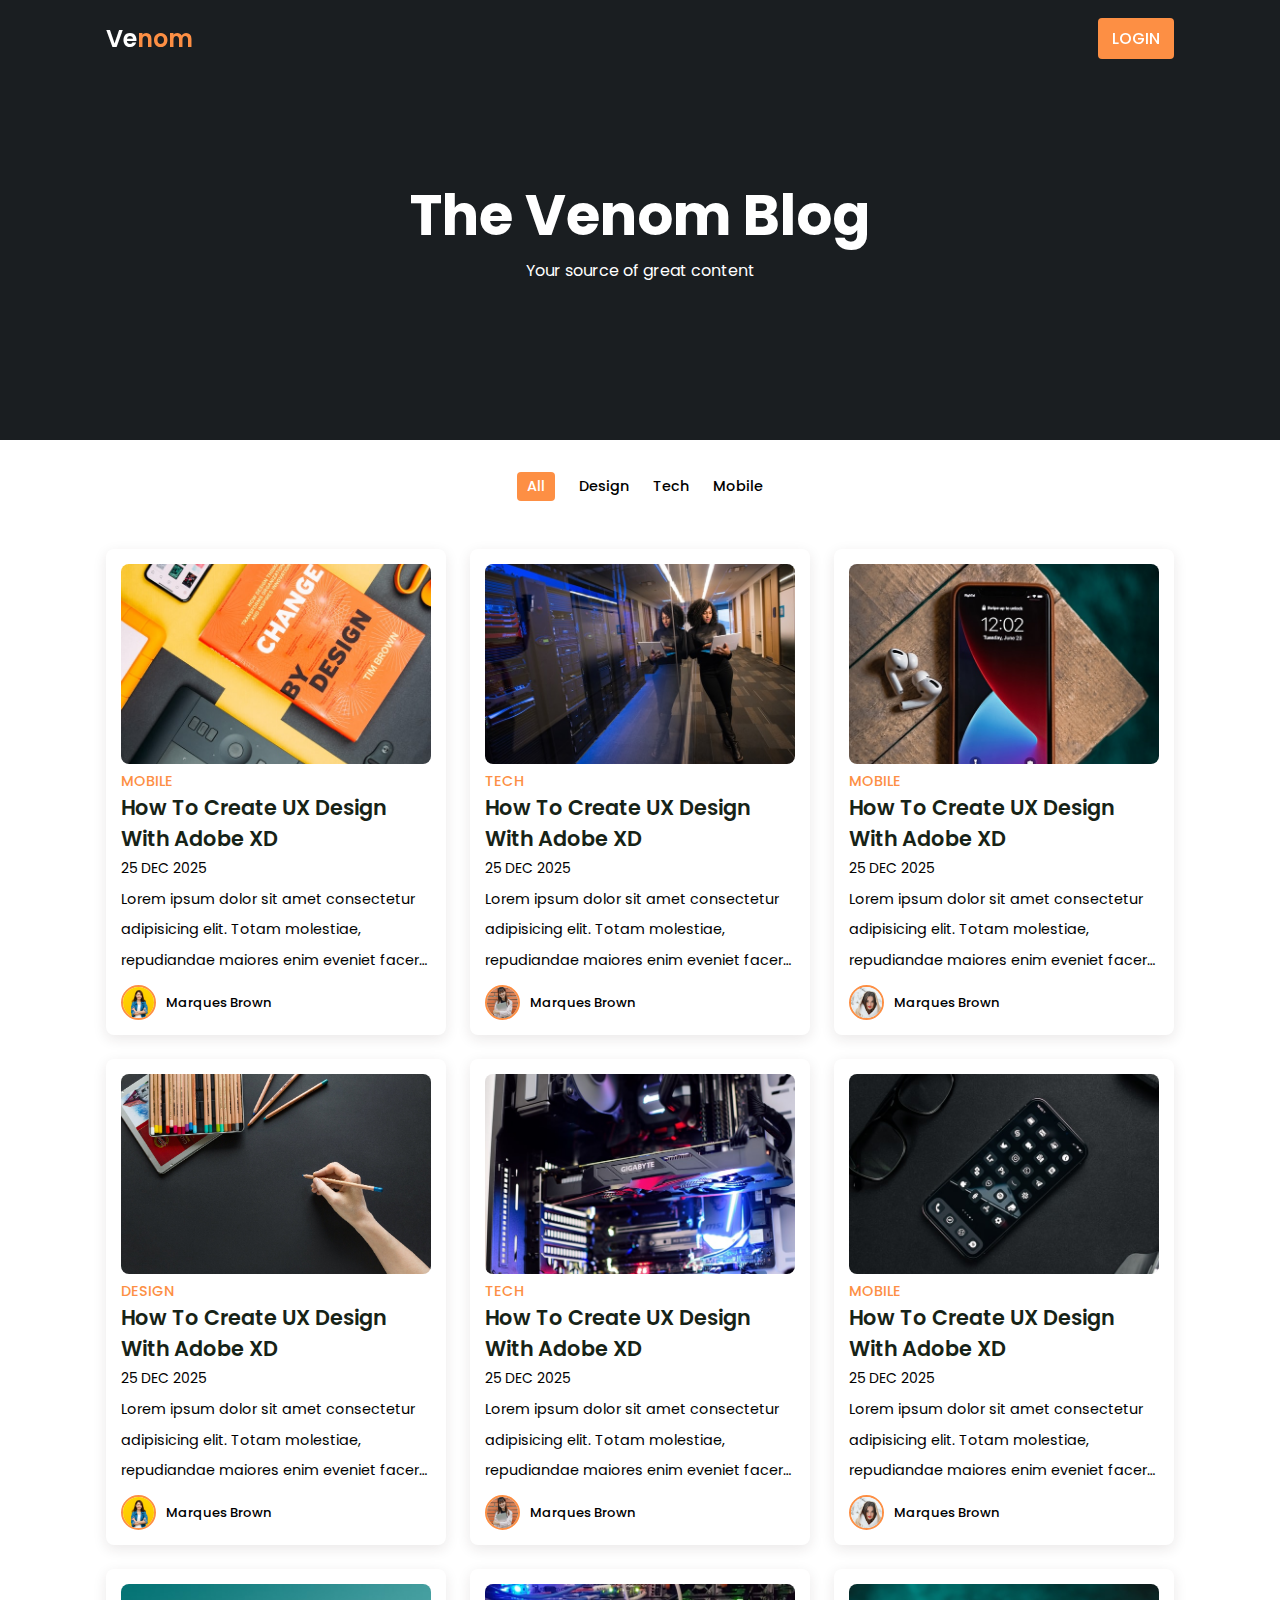
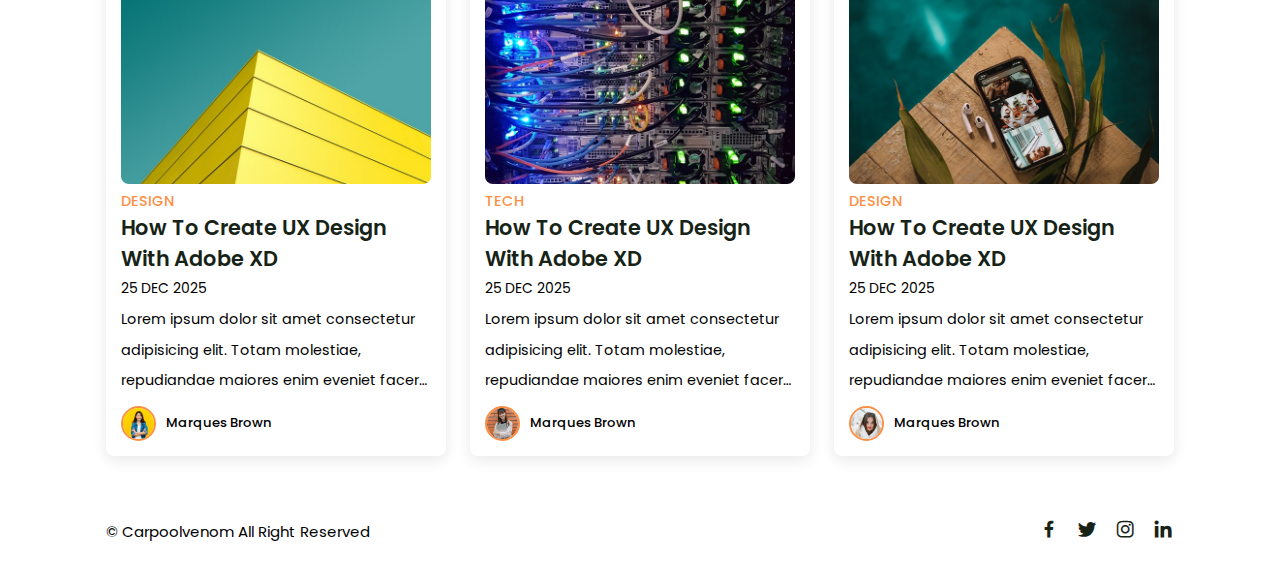
<file: index.html>
<!DOCTYPE html>
<html lang="en">

<head>
    <meta charset="UTF-8">
    <meta name="viewport" content="width=device-width, initial-scale=1.0">
    <title>Venom</title>


    <!----------------------- CSS Link-------------- -->
    <link rel="stylesheet" href="style.css">
    <!-- -------------Boxicons Link----------------- -->
    <link href='https://unpkg.com/boxicons@2.1.4/css/boxicons.min.css' rel='stylesheet'>
</head>

<body>
    <!-- Header -->
    <header>
        <!-- Nav -->
        <div class="nav container">
            <!-- Logo -->
            <a href="#" class="logo">Ve<span>nom</span></a>
            <!-- Login btn -->
            <a href="#" class="login">Login</a>
        </div>
    </header>
    <!-- Home -->
    <section class="home" id="home">
        <div class="home-text container">
            <h2 class="home-title">The Venom Blog</h2>
            <span class="home-subtitle">Your source of great content</span>
        </div>
    </section>
    <!-- Post Filter -->
    <div class="post-filter container">
        <span class="filter-item active-filter" data-filter="all">All</span>
        <span class="filter-item" data-filter="design">Design</span>
        <span class="filter-item" data-filter="tech">Tech</span>
        <span class="filter-item" data-filter="mobile">Mobile</span>
    </div>
    <!-- Posts -->
    <section class="post container">
        <!-- Post Box-1 -->
        <div class="post-box mobile">
            <img src="./img/post-1.jpg" alt="" class="post-img">
            <h2 class="category">Mobile</h2>
            <a href="post-page.html" class="post-title">
                How To Create UX Design With Adobe XD
            </a>
            <span class="post-date">25 DEC 2025</span>
            <p class="post-description">Lorem ipsum dolor sit amet consectetur adipisicing elit. Totam molestiae,
                repudiandae maiores enim eveniet facere, vel quidem aut inventore, nulla corrupti accusamus facilis
                similique placeat!</p>
            <!-- Profile -->
            <div class="profile">
                <img src="./img/profile-1.jpg" alt="" class="profile-img">
                <span class="profile-name">Marques Brown</span>
            </div>
        </div>
        <!-- Post Box-2 -->
        <div class="post-box tech">
            <img src="./img/post-2.jpg" alt="" class="post-img">
            <h2 class="category">Tech</h2>
            <a href="post-page.html" class="post-title">
                How To Create UX Design With Adobe XD
            </a>
            <span class="post-date">25 DEC 2025</span>
            <p class="post-description">Lorem ipsum dolor sit amet consectetur adipisicing elit. Totam molestiae,
                repudiandae maiores enim eveniet facere, vel quidem aut inventore, nulla corrupti accusamus facilis
                similique placeat!</p>
            <!-- Profile -->
            <div class="profile">
                <img src="./img/profile-2.jpg" alt="" class="profile-img">
                <span class="profile-name">Marques Brown</span>
            </div>
        </div>
        <!-- Post Box-3 -->
        <div class="post-box mobile">
            <img src="./img/post-3.jpg" alt="" class="post-img">
            <h2 class="category">Mobile</h2>
            <a href="post-page.html" class="post-title">
                How To Create UX Design With Adobe XD
            </a>
            <span class="post-date">25 DEC 2025</span>
            <p class="post-description">Lorem ipsum dolor sit amet consectetur adipisicing elit. Totam molestiae,
                repudiandae maiores enim eveniet facere, vel quidem aut inventore, nulla corrupti accusamus facilis
                similique placeat!</p>
            <!-- Profile -->
            <div class="profile">
                <img src="./img/profile-3.jpg" alt="" class="profile-img">
                <span class="profile-name">Marques Brown</span>
            </div>
        </div>

        <!-- Post Box-4 -->
        <div class="post-box design">
            <img src="./img/post-4.jpg" alt="" class="post-img">
            <h2 class="category">Design</h2>
            <a href="post-page.html" class="post-title">
                How To Create UX Design With Adobe XD
            </a>
            <span class="post-date">25 DEC 2025</span>
            <p class="post-description">Lorem ipsum dolor sit amet consectetur adipisicing elit. Totam molestiae,
                repudiandae maiores enim eveniet facere, vel quidem aut inventore, nulla corrupti accusamus facilis
                similique placeat!</p>
            <!-- Profile -->
            <div class="profile">
                <img src="./img/profile-1.jpg" alt="" class="profile-img">
                <span class="profile-name">Marques Brown</span>
            </div>
        </div>
        <!-- Post Box-5 -->
        <div class="post-box tech">
            <img src="./img/post-5.jpg" alt="" class="post-img">
            <h2 class="category">Tech</h2>
            <a href="post-page.html" class="post-title">
                How To Create UX Design With Adobe XD
            </a>
            <span class="post-date">25 DEC 2025</span>
            <p class="post-description">Lorem ipsum dolor sit amet consectetur adipisicing elit. Totam molestiae,
                repudiandae maiores enim eveniet facere, vel quidem aut inventore, nulla corrupti accusamus facilis
                similique placeat!</p>
            <!-- Profile -->
            <div class="profile">
                <img src="./img/profile-2.jpg" alt="" class="profile-img">
                <span class="profile-name">Marques Brown</span>
            </div>
        </div>
        <!-- Post Box-6 -->
        <div class="post-box mobile">
            <img src="./img/post-6.jpg" alt="" class="post-img">
            <h2 class="category">Mobile</h2>
            <a href="post-page.html" class="post-title">
                How To Create UX Design With Adobe XD
            </a>
            <span class="post-date">25 DEC 2025</span>
            <p class="post-description">Lorem ipsum dolor sit amet consectetur adipisicing elit. Totam molestiae,
                repudiandae maiores enim eveniet facere, vel quidem aut inventore, nulla corrupti accusamus facilis
                similique placeat!</p>
            <!-- Profile -->
            <div class="profile">
                <img src="./img/profile-3.jpg" alt="" class="profile-img">
                <span class="profile-name">Marques Brown</span>
            </div>
        </div>

        <!-- Post Box-7 -->
        <div class="post-box design">
            <img src="./img/post-7.jpg" alt="" class="post-img">
            <h2 class="category">Design</h2>
            <a href="post-page.html" class="post-title">
                How To Create UX Design With Adobe XD
            </a>
            <span class="post-date">25 DEC 2025</span>
            <p class="post-description">Lorem ipsum dolor sit amet consectetur adipisicing elit. Totam molestiae,
                repudiandae maiores enim eveniet facere, vel quidem aut inventore, nulla corrupti accusamus facilis
                similique placeat!</p>
            <!-- Profile -->
            <div class="profile">
                <img src="./img/profile-1.jpg" alt="" class="profile-img">
                <span class="profile-name">Marques Brown</span>
            </div>
        </div>
        <!-- Post Box-8 -->
        <div class="post-box tech">
            <img src="./img/post-8.jpg" alt="" class="post-img">
            <h2 class="category">Tech</h2>
            <a href="post-page.html" class="post-title">
                How To Create UX Design With Adobe XD
            </a>
            <span class="post-date">25 DEC 2025</span>
            <p class="post-description">Lorem ipsum dolor sit amet consectetur adipisicing elit. Totam molestiae,
                repudiandae maiores enim eveniet facere, vel quidem aut inventore, nulla corrupti accusamus facilis
                similique placeat!</p>
            <!-- Profile -->
            <div class="profile">
                <img src="./img/profile-2.jpg" alt="" class="profile-img">
                <span class="profile-name">Marques Brown</span>
            </div>
        </div>
        <!-- Post Box-9 -->
        <div class="post-box design">
            <img src="./img/post-9.jpg" alt="" class="post-img">
            <h2 class="category">Design</h2>
            <a href="post-page.html" class="post-title">
                How To Create UX Design With Adobe XD
            </a>
            <span class="post-date">25 DEC 2025</span>
            <p class="post-description">Lorem ipsum dolor sit amet consectetur adipisicing elit. Totam molestiae,
                repudiandae maiores enim eveniet facere, vel quidem aut inventore, nulla corrupti accusamus facilis
                similique placeat!</p>
            <!-- Profile -->
            <div class="profile">
                <img src="./img/profile-3.jpg" alt="" class="profile-img">
                <span class="profile-name">Marques Brown</span>
            </div>
        </div>
    </section>

    <!-- Footer -->
    <div class="footer container">
        <p>&#169; Carpoolvenom All Right Reserved</p>
        <div class="social">
            <a href="#"><i class='bx bxl-facebook'></i></a>
            <a href="#"><i class='bx bxl-twitter'></i></a>
            <a href="#"><i class='bx bxl-instagram'></i></a>
            <a href="#"><i class='bx bxl-linkedin'></i></a>
        </div>
    </div>

    <!-- Jquery CDN -->
    <script src="https://code.jquery.com/jquery-3.7.1.js"
        integrity="sha256-eKhayi8LEQwp4NKxN+CfCh+3qOVUtJn3QNZ0TciWLP4=" crossorigin="anonymous"></script>
    <!-- Javascript Link -->
    <script src="main.js"></script>
</body>

</html>
</file>
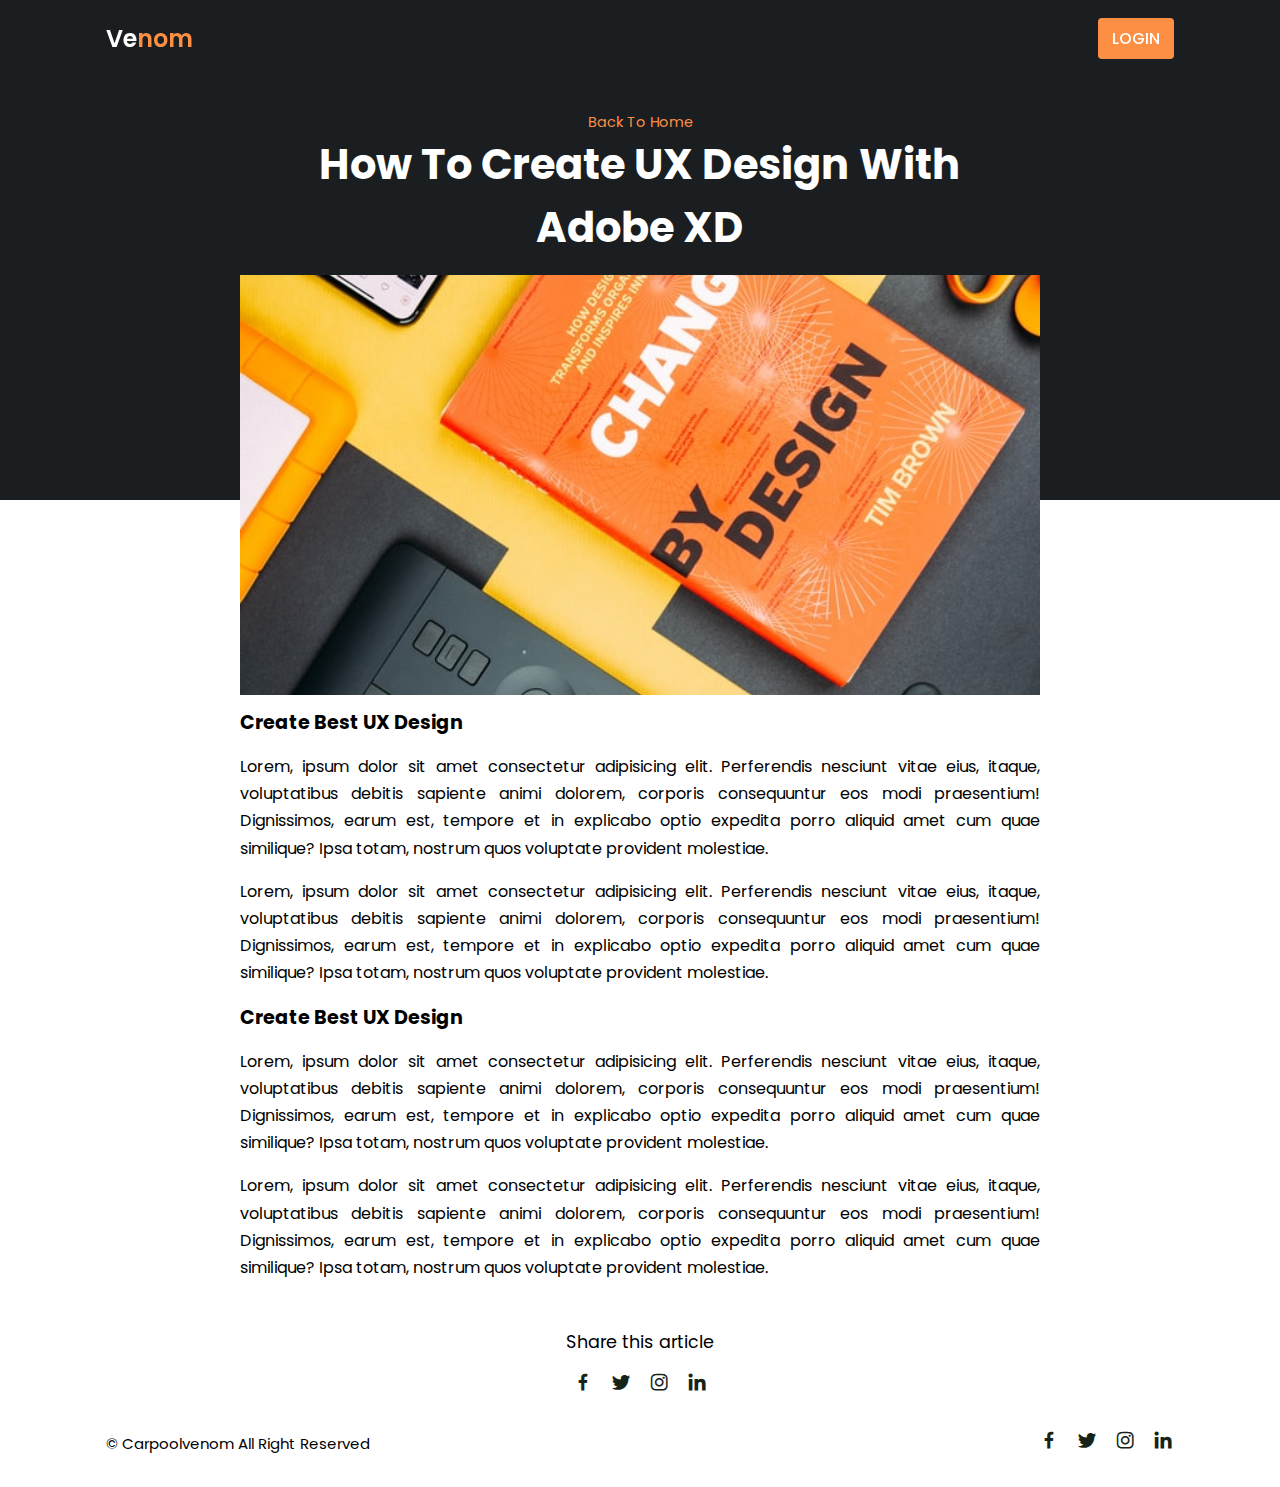
<file: post-page.html>
<!DOCTYPE html>
<html lang="en">

<head>
    <meta charset="UTF-8">
    <meta name="viewport" content="width=device-width, initial-scale=1.0">
    <title>Post Page</title>


    <!----------------------- CSS Link-------------- -->
    <link rel="stylesheet" href="style.css">
    <!-- -------------Boxicons Link----------------- -->
    <link href='https://unpkg.com/boxicons@2.1.4/css/boxicons.min.css' rel='stylesheet'>
</head>

<body>
    <!-- Header -->
    <header>
        <!-- Nav -->
        <div class="nav container">
            <!-- Logo -->
            <a href="index.html" class="logo">Ve<span>nom</span></a>
            <!-- Login btn -->
            <a href="#" class="login">Login</a>
        </div>
    </header>
    <!-- Post Content -->
    <section class="post-header">
        <div class="header-content post-container">
            <!-- Back to Home -->
            <a href="index.html" class="back-home">Back To Home</a>
            <!-- Title -->
            <h1 class="header-title">How To Create UX Design With Adobe XD</h1>
            <!-- Post Image -->
            <img src="./img/post-1.jpg" alt="" class="header-img">
        </div>
    </section>

    <!-- Posts -->
    <section class="post-content post-container">
        <h2 class="sub-heading">Create Best UX Design</h2>
        <p class="post-text">Lorem, ipsum dolor sit amet consectetur adipisicing elit. Perferendis nesciunt vitae eius,
            itaque, voluptatibus debitis sapiente animi dolorem, corporis consequuntur eos modi praesentium!
            Dignissimos, earum est, tempore et in explicabo optio expedita porro aliquid amet cum quae similique? Ipsa
            totam, nostrum quos voluptate provident molestiae.</p>
        <p class="post-text">Lorem, ipsum dolor sit amet consectetur adipisicing elit. Perferendis nesciunt vitae eius,
            itaque, voluptatibus debitis sapiente animi dolorem, corporis consequuntur eos modi praesentium!
            Dignissimos, earum est, tempore et in explicabo optio expedita porro aliquid amet cum quae similique? Ipsa
            totam, nostrum quos voluptate provident molestiae.</p>

             <h2 class="sub-heading">Create Best UX Design</h2>
        <p class="post-text">Lorem, ipsum dolor sit amet consectetur adipisicing elit. Perferendis nesciunt vitae eius,
            itaque, voluptatibus debitis sapiente animi dolorem, corporis consequuntur eos modi praesentium!
            Dignissimos, earum est, tempore et in explicabo optio expedita porro aliquid amet cum quae similique? Ipsa
            totam, nostrum quos voluptate provident molestiae.</p>
        <p class="post-text">Lorem, ipsum dolor sit amet consectetur adipisicing elit. Perferendis nesciunt vitae eius,
            itaque, voluptatibus debitis sapiente animi dolorem, corporis consequuntur eos modi praesentium!
            Dignissimos, earum est, tempore et in explicabo optio expedita porro aliquid amet cum quae similique? Ipsa
            totam, nostrum quos voluptate provident molestiae.</p>
    </section>

    <!-- Share -->
     <div class="share post-container">
        <span class="share-title">Share this article</span>
         <div class="social">
            <a href="#"><i class='bx bxl-facebook'></i></a>
            <a href="#"><i class='bx bxl-twitter'></i></a>
            <a href="#"><i class='bx bxl-instagram'></i></a>
            <a href="#"><i class='bx bxl-linkedin'></i></a>
        </div>
     </div>

    <!-- Footer -->
    <div class="footer container">
        <p>&#169; Carpoolvenom All Right Reserved</p>
        <div class="social">
            <a href="#"><i class='bx bxl-facebook'></i></a>
            <a href="#"><i class='bx bxl-twitter'></i></a>
            <a href="#"><i class='bx bxl-instagram'></i></a>
            <a href="#"><i class='bx bxl-linkedin'></i></a>
        </div>
    </div>

    <!-- Jquery CDN -->
    <script src="https://code.jquery.com/jquery-3.7.1.js"
        integrity="sha256-eKhayi8LEQwp4NKxN+CfCh+3qOVUtJn3QNZ0TciWLP4=" crossorigin="anonymous"></script>
    <!-- Javascript Link -->
    <script src="main.js"></script>
</body>

</html>
</file>
<file: style.css>
@import url('https://fonts.googleapis.com/css2?family=Inter:ital,opsz,wght@0,14..32,100..900;1,14..32,100..900&family=Josefin+Sans:ital,wght@0,100..700;1,100..700&family=Noto+Sans:ital,wght@0,100..900;1,100..900&family=Noto+Serif:ital,wght@0,100..900;1,100..900&family=Nunito:ital,wght@0,200..1000;1,200..1000&family=Poppins:ital,wght@0,100;0,200;0,300;0,400;0,500;0,600;0,700;0,800;0,900;1,100;1,200;1,300;1,400;1,500;1,600;1,700;1,800;1,900&family=Rubik:ital,wght@0,300..900;1,300..900&family=Space+Mono:ital,wght@0,400;0,700;1,400;1,700&display=swap');

* {
    font-family: "Poppins", sans-serif;
    margin: 0;
    padding: 0;
    scroll-behavior: smooth;
    scroll-padding-top: 2rem;
    box-sizing: border-box;
}

/* Variables */
:root {
    --container-color: #1a1e21;
    --second-color: #fd8f44;
    --text-color: #172317;
    --bg-color: #fff;
}

::selection {
    color: var(--bg-color);
    background: var(--second-color);
}

a {
    text-decoration: none;
}

li {
    list-style: none;
}

img {
    width: 100%;
}

section {
    padding: 3rem 0 2rem;
}

.container {
    max-width: 1068px;
    margin: auto;
    width: 100%;
}

/* Header */
header {
    position: fixed;
    top: 0;
    left: 0;
    width: 100%;
    z-index: 200;
}

header.shadow {
    background: var(--bg-color);
    box-shadow: 0 1px 4px hsl(0 4% 14% / 10%);
    transition: 0.4s;
}

header.shadow .logo {
    color: var(--text-color);
}

.nav {
    display: flex;
    align-items: center;
    justify-content: space-between;
    padding: 18px 0;
}

.logo {
    font-size: 1.5rem;
    font-weight: 600;
    color: var(--bg-color);
}

.logo span {
    color: var(--second-color);
}

.login {
    padding: 8px 14px;
    text-transform: uppercase;
    font-weight: 500;
    border-radius: 4px;
    background: var(--second-color);
    color: var(--bg-color);
}

.login:hover {
    background: hsl(24, 98%, 58%);
    transition: 0.3s;
}

/* Home */
.home {
    width: 100%;
    min-height: 440px;
    background: var(--container-color);
    display: grid;
    justify-content: center;
    align-items: center;
}

.home-text {
    color: var(--bg-color);
    text-align: center;
}

.home-title {
    font-size: 3.5rem;
}

.home-subtitle {
    font-size: 1rem;
    font-weight: 400;
}

/* Post Filter */
.post-filter {
    display: flex;
    justify-content: center;
    align-items: center;
    column-gap: 1.5rem;
    margin-top: 2rem !important;
}

.filter-item {
    font-size: 0.9rem;
    font-weight: 500;
    cursor: pointer;
}

.active-filter {
    background: var(--second-color);
    color: var(--bg-color);
    padding: 4px 10px;
    border-radius: 4px;
}

/* Posts */
.post {
    display: grid;
    grid-template-columns: repeat(auto-fit, minmax(280px, auto));
    justify-content: center;
    gap: 1.5rem;
}

.post-box {
    background: var(--bg-color);
    box-shadow: 0 4px 14px hsl(355deg 25% 15% / 10%);
    padding: 15px;
    border-radius: 0.5rem;
}

.post-img {
    width: 100%;
    height: 200px;
    object-fit: cover;
    object-position: center;
    border-radius: 0.5rem;
}

.category {
    font-size: 0.9rem;
    font-weight: 500;
    text-transform: uppercase;
    color: var(--second-color);
}

.post-title {
    font-size: 1.3rem;
    font-weight: 600;
    color: var(--text-color);
    display: -webkit-box;
    -webkit-line-clamp: 2;
    line-clamp: 2;
    -webkit-box-orient: vertical;
    overflow: hidden;
}

.post-date {
    display: flex;
    font-size: 0.875rem;
    text-transform: uppercase;
    font-weight: 400;
    margin-top: 4px;
}

.post-description {
    font-size: 0.9rem;
    line-height: 1.9rem;
    margin: 5px 0 10px;
    display: -webkit-box;
    -webkit-line-clamp: 3;
    line-clamp: 3;
    -webkit-box-orient: vertical;
    overflow: hidden;
}

.profile {
    display: flex;
    align-items: center;
    gap: 10px;
}

.profile-img {
    width: 35px;
    height: 35px;
    border-radius: 50%;
    object-fit: cover;
    object-position: center;
    border: 2px solid var(--second-color);
}

.profile-name {
    font-size: 0.82rem;
    font-weight: 500;
}

.footer {
    display: flex;
    justify-content: space-between;
    align-items: center;
    padding: 30px 0;
}

.footer p {
    font-size: 0.938rem;
}

.social {
    display: flex;
    align-items: center;
    column-gap: 1rem;
}

.social .bx {
    font-size: 1.4rem;
    color: var(--text-color);
}

.social .bx:hover {
    color: var(--second-color);
    transition: 0.3s all linear;
}

/* Post Header */
.post-header {
    width: 100%;
    height: 500px;
    background: var(--container-color);
}

.post-container {
    max-width: 800px;
    margin: auto;
    width: 100%;
}

.header-content {
    display: flex;
    flex-direction: column;
    align-items: center;
    margin-top: 4rem !important;
}

.back-home {
    color: var(--second-color);
    font-size: 0.9rem;
}

.header-title {
    width: 90%;
    font-size: 2.6rem;
    color: var(--bg-color);
    text-align: center;
    margin-bottom: 1rem;

}

.header-img {
    width: 100%;
    height: 420px;
    object-fit: cover;
    object-position: center;

}

.post-content {
    margin-top: 10rem !important;
}

.sub-heading {
    font-size: 1.2rem;
}

.post-text {
    font-size: 1rem;
    line-height: 1.7rem;
    margin: 1rem 0;
    text-align: justify;
}

/* share */
.share {
    display: flex;
    flex-direction: column;
    align-items: center;
    row-gap: 1rem;

}

.share-title {
    font-size: 1.1rem;
}

/* Responsive */
@media(max-width:1060px) {
    .container {
        margin: 0 auto;
        width: 95%;
    }

    .home-text {
        width: 100%;
    }
}

@media(max-width:800px) {
    .nav {
        padding: 14px 0;
    }

    .post-container {
        margin: 0 auto;
        width: 95%;
    }
}

@media(max-width:768px) {
    .nav {
        padding: 10px 0;
    }

    section {
        padding: 2rem 0;
    }

    .header-content{
        margin-top: 3rem !important;
    }
    .home{
        min-height: 380px;
    }
    .home-title{
        font-size: 3rem;
    }
    .header-title{
        font-size: 2rem;
    }
    .header-img{
        height: 370px;
    }
    .post-header{
        height: 435px;
    }
    .post-content{
        margin-top: 9rem !important;
    }
}
@media(max-width:570px){
 .post-header{
        height: 390px;
    }
    .header-title{
        width: 100%;
    }
     .header-img{
        height: 340px;
    }
    .footer{
        flex-direction: column;
        row-gap: 1rem;
        padding: 20px 0;
        text-align: center;
    }
}
@media(max-width:396px){
    .home-title{
        font-size: 2rem;
    }
    .home-subtitle{
        font-size: 0.9rem;
    }
    .home{
        min-height: 300px;
    }
    .post-box{
        padding: 10px;

    }
    .header-title{
        font-size: 1.4rem;
    }
    .header-img{
        height: 240px;
    }
    .post-header{
        height: 335px;
    }
    .post-content{
        margin-top: 5rem !important;
    }
    .post-text{
        font-size: 0.875rem;
        line-height: 1.5rem;
        margin: 10px 0;
    }
}
</file>
